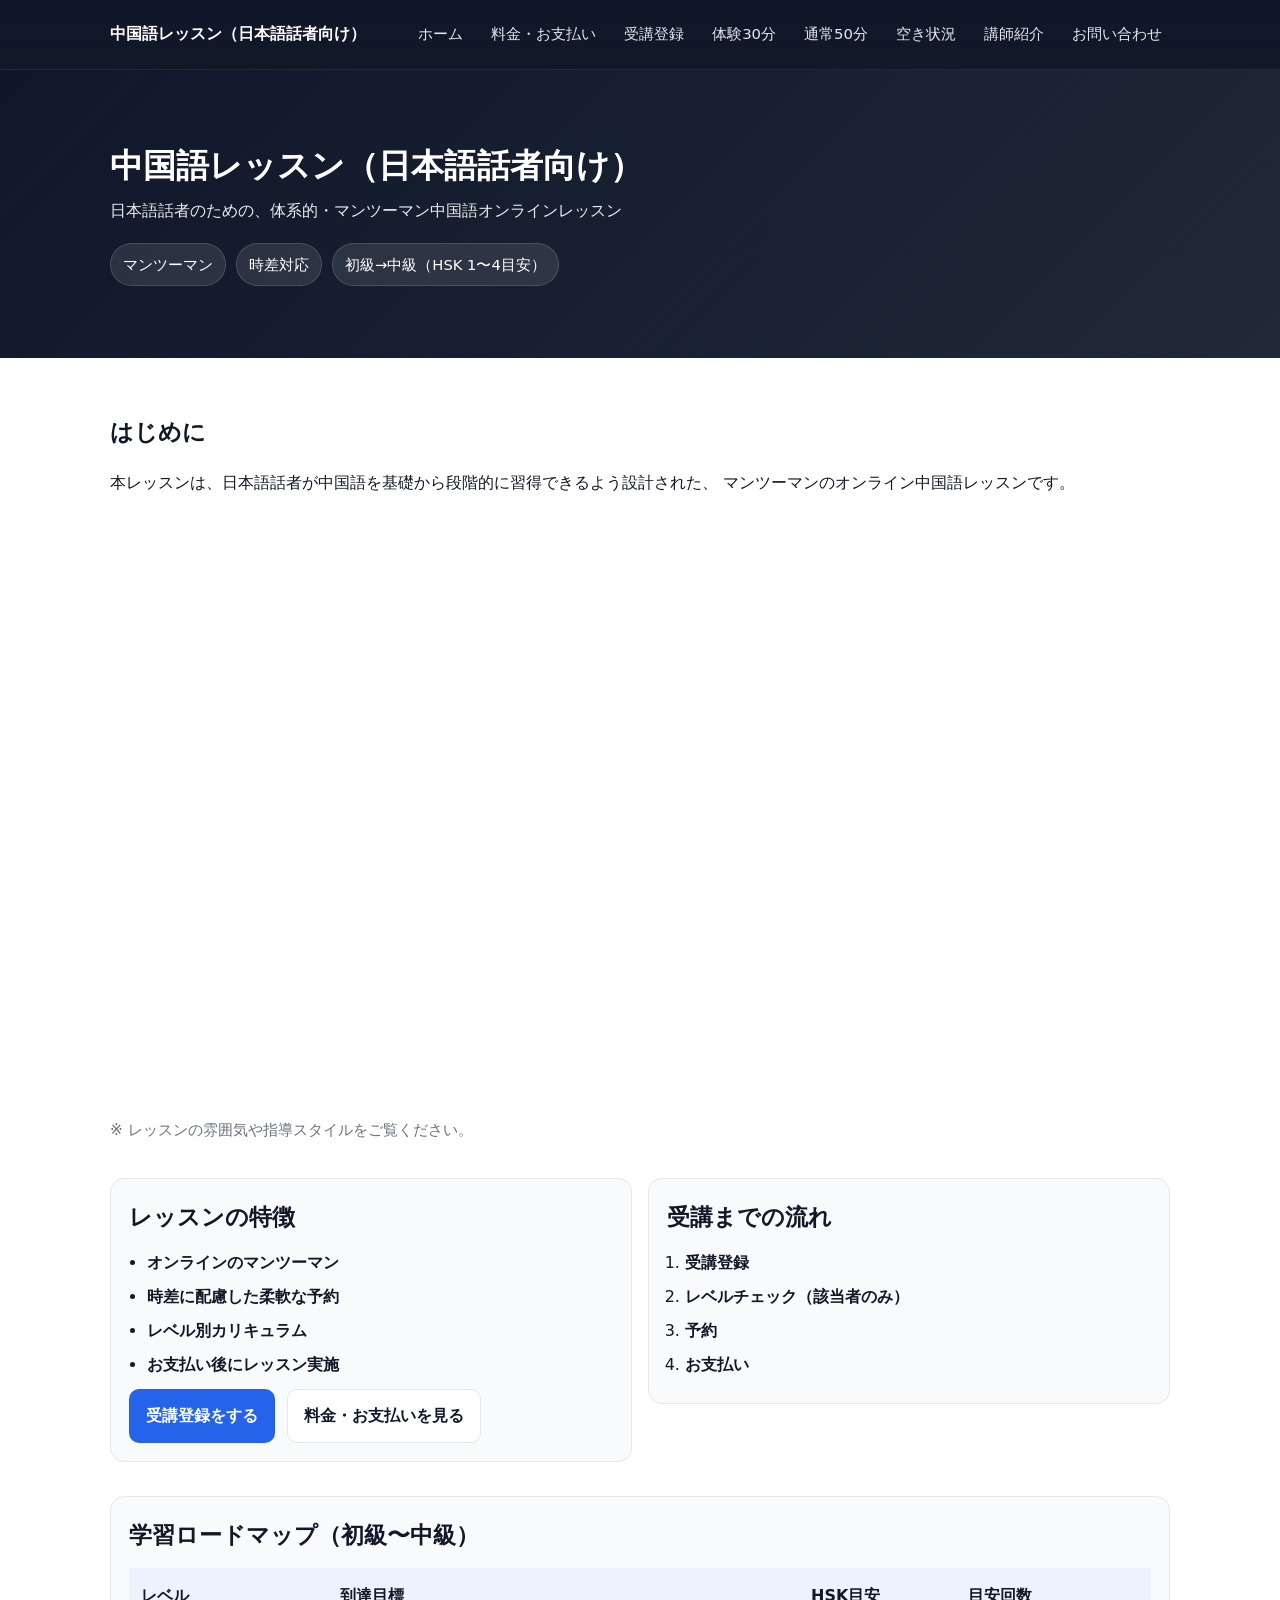
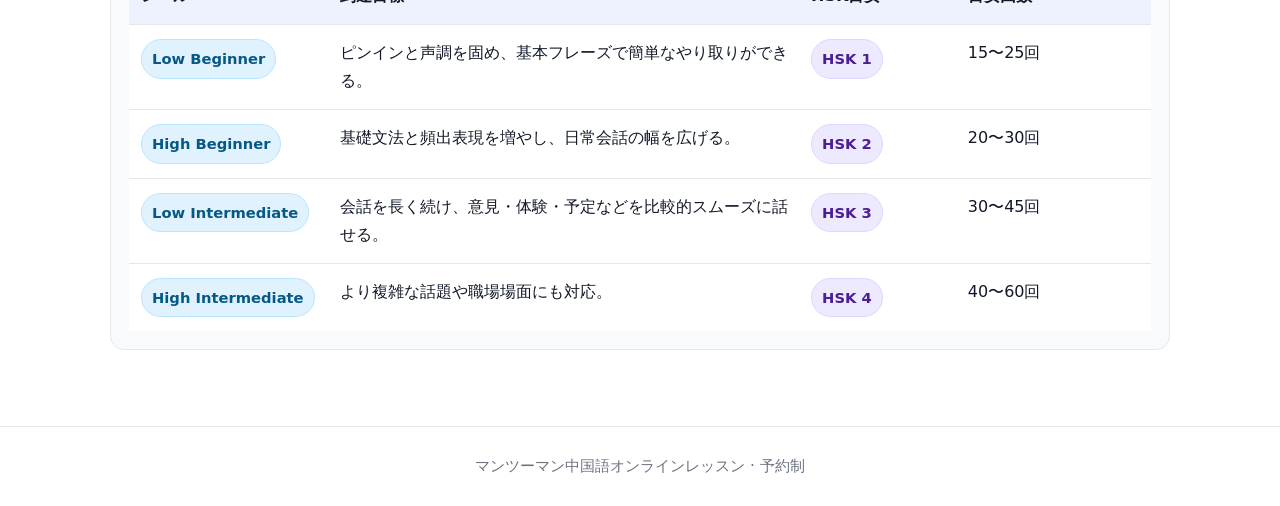
<file: index.html>
<!doctype html>
<html lang="ja">
<head>
  <meta charset="utf-8" />
  <meta name="viewport" content="width=device-width, initial-scale=1" />
  <title>中国語レッスン（日本語話者向け）</title>
  <link rel="stylesheet" href="assets/css/style.css" />
  <link rel="stylesheet" href="assets/css/roadmap.css" />
</head>
<body>

<nav class="navbar">
  <div class="container nav-container">
    <a href="index.html" class="logo">中国語レッスン（日本語話者向け）</a>
    <ul class="nav-links">
      <li><a href="index.html">ホーム</a></li>
      <li><a href="payment.html">料金・お支払い</a></li>
      <li><a href="register.html">受講登録</a></li>
      <li><a href="trial-lesson.html">体験30分</a></li>
      <li><a href="full-lesson.html">通常50分</a></li>
      <li><a href="availability.html">空き状況</a></li>
      <li><a href="about.html">講師紹介</a></li>
      <li><a href="contact.html">お問い合わせ</a></li>
    </ul>
  </div>
</nav>

<header class="hero">
  <div class="container">
    <h1>中国語レッスン（日本語話者向け）</h1>
    <p>日本語話者のための、体系的・マンツーマン中国語オンラインレッスン</p>
    <div class="badges">
      <span class="badge">マンツーマン</span>
      <span class="badge">時差対応</span>
      <span class="badge">初級→中級（HSK 1〜4目安）</span>
    </div>
  </div>
</header>

<main class="container">

<section class="section">
  <h2>はじめに</h2>
  <p>
    本レッスンは、日本語話者が中国語を基礎から段階的に習得できるよう設計された、
    マンツーマンのオンライン中国語レッスンです。
  </p>

  <!-- Intro Video (added, not replacing content) -->
  <div style="position:relative; padding-bottom:56.25%; height:0; overflow:hidden; border-radius:12px; margin-top:16px;">
    <iframe
      src="https://www.youtube.com/embed/eRM1gHSuGRY"
      title="講師紹介動画"
      frameborder="0"
      allow="accelerometer; autoplay; clipboard-write; encrypted-media; gyroscope; picture-in-picture"
      allowfullscreen
      style="position:absolute; top:0; left:0; width:100%; height:100%;">
    </iframe>
  </div>

  <p class="small" style="margin-top:8px">
    ※ レッスンの雰囲気や指導スタイルをご覧ください。
  </p>
</section>

<section class="section">
  <div class="grid">
    <div class="col-6">
      <div class="card">
        <h2>レッスンの特徴</h2>
        <ul class="kv">
          <li><strong>オンラインのマンツーマン</strong></li>
          <li><strong>時差に配慮した柔軟な予約</strong></li>
          <li><strong>レベル別カリキュラム</strong></li>
          <li><strong>お支払い後にレッスン実施</strong></li>
        </ul>
        <div class="btns">
          <a class="btn btn-primary" href="register.html">受講登録をする</a>
          <a class="btn btn-secondary" href="payment.html">料金・お支払いを見る</a>
        </div>
      </div>
    </div>

    <div class="col-6">
      <div class="card">
        <h2>受講までの流れ</h2>
        <ol class="kv">
          <li><strong>受講登録</strong></li>
          <li><strong>レベルチェック（該当者のみ）</strong></li>
          <li><strong>予約</strong></li>
          <li><strong>お支払い</strong></li>
        </ol>
      </div>
    </div>
  </div>
</section>

<section class="section">
  <div class="roadmap-section">
    <h2>学習ロードマップ（初級〜中級）</h2>

    <div class="roadmap-row header">
      <div>レベル</div>
      <div>到達目標</div>
      <div>HSK目安</div>
      <div>目安回数</div>
    </div>

    <div class="roadmap-row">
      <div><span class="level-pill">Low Beginner</span></div>
      <div>ピンインと声調を固め、基本フレーズで簡単なやり取りができる。</div>
      <div><span class="hsk-pill">HSK 1</span></div>
      <div>15〜25回</div>
    </div>

    <div class="roadmap-row">
      <div><span class="level-pill">High Beginner</span></div>
      <div>基礎文法と頻出表現を増やし、日常会話の幅を広げる。</div>
      <div><span class="hsk-pill">HSK 2</span></div>
      <div>20〜30回</div>
    </div>

    <div class="roadmap-row">
      <div><span class="level-pill">Low Intermediate</span></div>
      <div>会話を長く続け、意見・体験・予定などを比較的スムーズに話せる。</div>
      <div><span class="hsk-pill">HSK 3</span></div>
      <div>30〜45回</div>
    </div>

    <div class="roadmap-row">
      <div><span class="level-pill">High Intermediate</span></div>
      <div>より複雑な話題や職場場面にも対応。</div>
      <div><span class="hsk-pill">HSK 4</span></div>
      <div>40〜60回</div>
    </div>
  </div>
</section>

</main>

<footer class="footer">マンツーマン中国語オンラインレッスン · 予約制</footer>
</body>
</html>
</file>
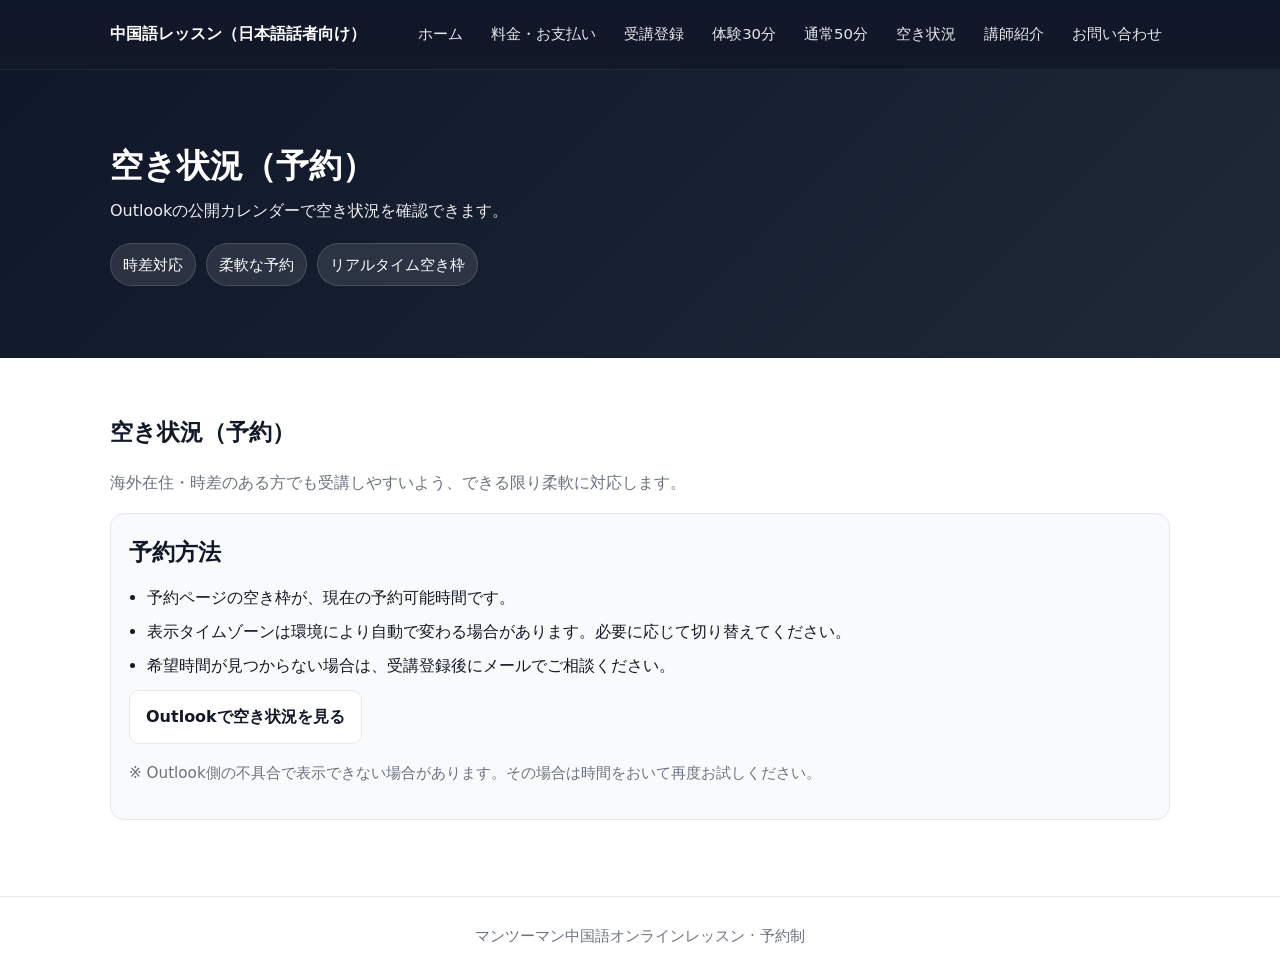
<file: availability.html>
<!doctype html>
<html lang="ja">
<head>
  <meta charset="utf-8" />
  <meta name="viewport" content="width=device-width, initial-scale=1" />
  <title>空き状況（予約） | 中国語レッスン（日本語話者向け）</title>
  <link rel="stylesheet" href="assets/css/style.css" />
  <link rel="stylesheet" href="assets/css/roadmap.css" />
</head>
<body>

<nav class="navbar">
  <div class="container nav-container">
    <a href="index.html" class="logo">中国語レッスン（日本語話者向け）</a>
    <ul class="nav-links">
      <li><a href="index.html">ホーム</a></li>
      <li><a href="payment.html">料金・お支払い</a></li>
      <li><a href="register.html">受講登録</a></li>
      <li><a href="trial-lesson.html">体験30分</a></li>
      <li><a href="full-lesson.html">通常50分</a></li>
      <li><a href="availability.html">空き状況</a></li>
      <li><a href="about.html">講師紹介</a></li>
      <li><a href="contact.html">お問い合わせ</a></li>
    </ul>
  </div>
</nav>

<header class="hero">
  <div class="container">
    <h1>空き状況（予約）</h1>
    <p>Outlookの公開カレンダーで空き状況を確認できます。</p>
    <div class="badges"><span class="badge">時差対応</span><span class="badge">柔軟な予約</span><span class="badge">リアルタイム空き枠</span></div>
  </div>
</header>
<main class="container">

<section class="section">
  <h2>空き状況（予約）</h2>
  <p class="lead">海外在住・時差のある方でも受講しやすいよう、できる限り柔軟に対応します。</p>
  <div class="card">
    <h2>予約方法</h2>
    <ul class="kv">
      <li>予約ページの空き枠が、現在の予約可能時間です。</li>
      <li>表示タイムゾーンは環境により自動で変わる場合があります。必要に応じて切り替えてください。</li>
      <li>希望時間が見つからない場合は、受講登録後にメールでご相談ください。</li>
    </ul>
    <div class="btns">
      <a class="btn btn-secondary" href="https://outlook.live.com/owa/calendar/00000000-0000-0000-0000-000000000000/7fecdd08-a989-42db-bb3f-ae7c32cad162/cid-195D7C592B3324E5/index.html" target="_blank" rel="noopener">Outlookで空き状況を見る</a>
    </div>
    <p class="small">※ Outlook側の不具合で表示できない場合があります。その場合は時間をおいて再度お試しください。</p>
  </div>
</section>

</main>
<footer class="footer">マンツーマン中国語オンラインレッスン · 予約制</footer>
</body>
</html>
</file>
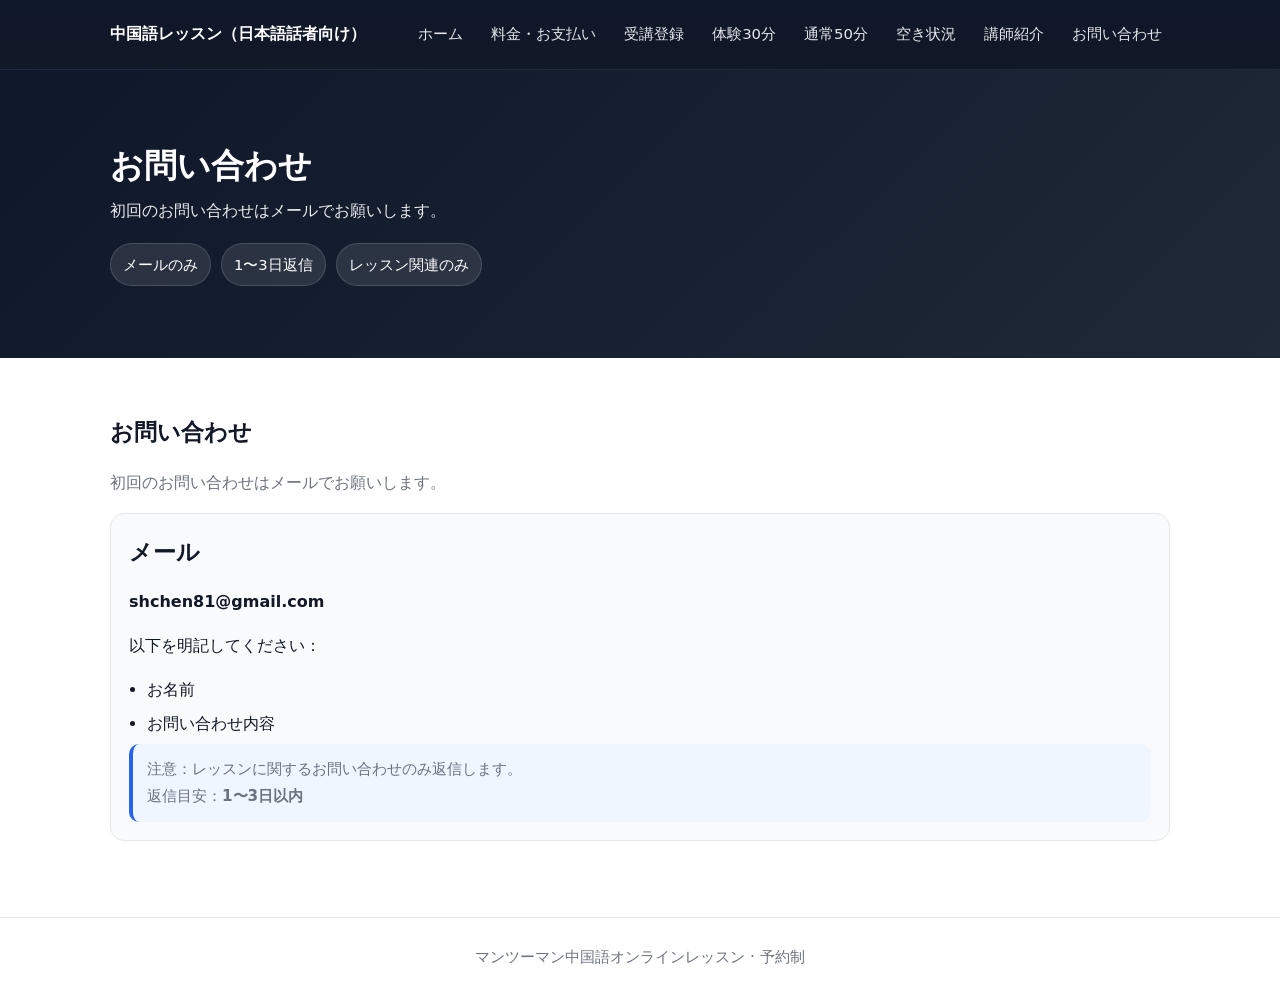
<file: contact.html>
<!doctype html>
<html lang="ja">
<head>
  <meta charset="utf-8" />
  <meta name="viewport" content="width=device-width, initial-scale=1" />
  <title>お問い合わせ | 中国語レッスン（日本語話者向け）</title>
  <link rel="stylesheet" href="assets/css/style.css" />
  <link rel="stylesheet" href="assets/css/roadmap.css" />
</head>
<body>

<nav class="navbar">
  <div class="container nav-container">
    <a href="index.html" class="logo">中国語レッスン（日本語話者向け）</a>
    <ul class="nav-links">
      <li><a href="index.html">ホーム</a></li>
      <li><a href="payment.html">料金・お支払い</a></li>
      <li><a href="register.html">受講登録</a></li>
      <li><a href="trial-lesson.html">体験30分</a></li>
      <li><a href="full-lesson.html">通常50分</a></li>
      <li><a href="availability.html">空き状況</a></li>
      <li><a href="about.html">講師紹介</a></li>
      <li><a href="contact.html">お問い合わせ</a></li>
    </ul>
  </div>
</nav>

<header class="hero">
  <div class="container">
    <h1>お問い合わせ</h1>
    <p>初回のお問い合わせはメールでお願いします。</p>
    <div class="badges"><span class="badge">メールのみ</span><span class="badge">1〜3日返信</span><span class="badge">レッスン関連のみ</span></div>
  </div>
</header>
<main class="container">

<section class="section">
  <h2>お問い合わせ</h2>
  <p class="lead">初回のお問い合わせはメールでお願いします。</p>

  <div class="card">
    <h2>メール</h2>
    <p><strong>shchen81@gmail.com</strong></p>
    <p>以下を明記してください：</p>
    <ul class="kv">
      <li>お名前</li>
      <li>お問い合わせ内容</li>
    </ul>
    <div class="notice small">
      注意：レッスンに関するお問い合わせのみ返信します。<br>返信目安：<strong>1〜3日以内</strong>
    </div>
  </div>
</section>

</main>
<footer class="footer">マンツーマン中国語オンラインレッスン · 予約制</footer>
</body>
</html>
</file>
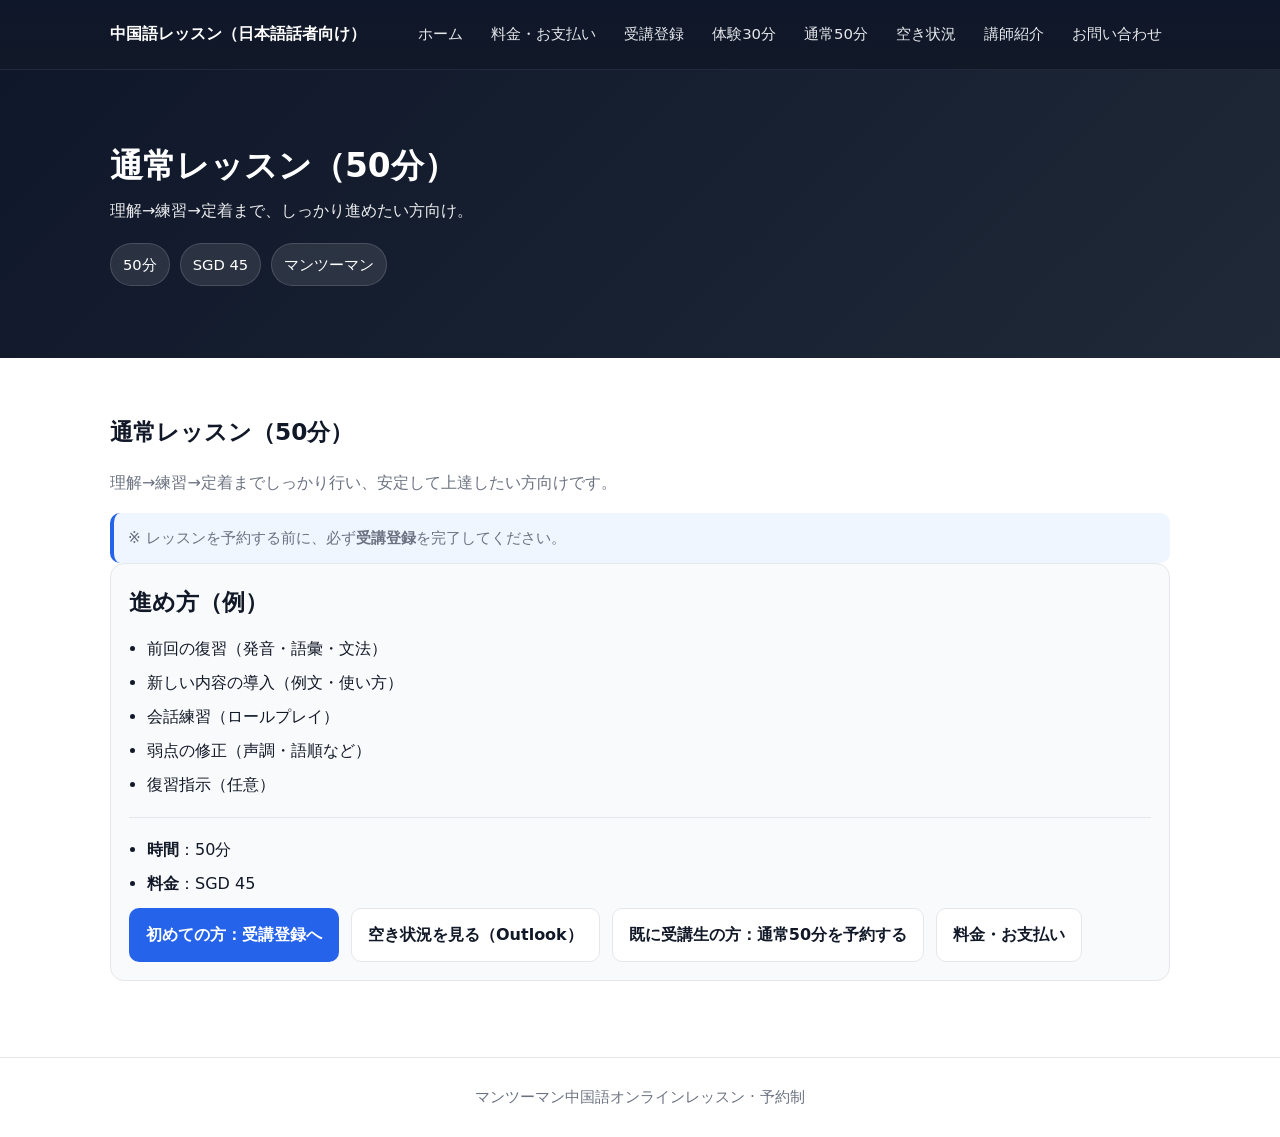
<file: full-lesson.html>
<!doctype html>
<html lang="ja">
<head>
  <meta charset="utf-8" />
  <meta name="viewport" content="width=device-width, initial-scale=1" />
  <title>通常レッスン（50分） | 中国語レッスン（日本語話者向け）</title>
  <link rel="stylesheet" href="assets/css/style.css" />
  <link rel="stylesheet" href="assets/css/roadmap.css" />
</head>
<body>

<nav class="navbar">
  <div class="container nav-container">
    <a href="index.html" class="logo">中国語レッスン（日本語話者向け）</a>
    <ul class="nav-links">
      <li><a href="index.html">ホーム</a></li>
      <li><a href="payment.html">料金・お支払い</a></li>
      <li><a href="register.html">受講登録</a></li>
      <li><a href="trial-lesson.html">体験30分</a></li>
      <li><a href="full-lesson.html">通常50分</a></li>
      <li><a href="availability.html">空き状況</a></li>
      <li><a href="about.html">講師紹介</a></li>
      <li><a href="contact.html">お問い合わせ</a></li>
    </ul>
  </div>
</nav>

<header class="hero">
  <div class="container">
    <h1>通常レッスン（50分）</h1>
    <p>理解→練習→定着まで、しっかり進めたい方向け。</p>
    <div class="badges"><span class="badge">50分</span><span class="badge">SGD 45</span><span class="badge">マンツーマン</span></div>
  </div>
</header>
<main class="container">

<section class="section">
  <h2>通常レッスン（50分）</h2>
  <p class="lead">理解→練習→定着までしっかり行い、安定して上達したい方向けです。</p>

  <div class="notice small">
    ※ レッスンを予約する前に、必ず<strong>受講登録</strong>を完了してください。
  </div>

  <div class="card">
    <h2>進め方（例）</h2>
    <ul class="kv">
      <li>前回の復習（発音・語彙・文法）</li>
      <li>新しい内容の導入（例文・使い方）</li>
      <li>会話練習（ロールプレイ）</li>
      <li>弱点の修正（声調・語順など）</li>
      <li>復習指示（任意）</li>
    </ul>
    <div class="hr"></div>
    <ul class="kv">
      <li><strong>時間</strong>：50分</li>
      <li><strong>料金</strong>：SGD 45</li>
    </ul>
    <div class="btns">
      <a class="btn btn-primary" href="register.html">初めての方：受講登録へ</a>
      <a class="btn btn-secondary" href="https://outlook.live.com/owa/calendar/00000000-0000-0000-0000-000000000000/7fecdd08-a989-42db-bb3f-ae7c32cad162/cid-195D7C592B3324E5/index.html" target="_blank" rel="noopener">空き状況を見る（Outlook）</a>
      <a class="btn btn-secondary" href="https://cal.com/sihan/50min" target="_blank" rel="noopener">既に受講生の方：通常50分を予約する</a>
      <a class="btn btn-secondary" href="payment.html">料金・お支払い</a>
    </div>
  </div>
</section>

</main>
<footer class="footer">マンツーマン中国語オンラインレッスン · 予約制</footer>
</body>
</html>
</file>
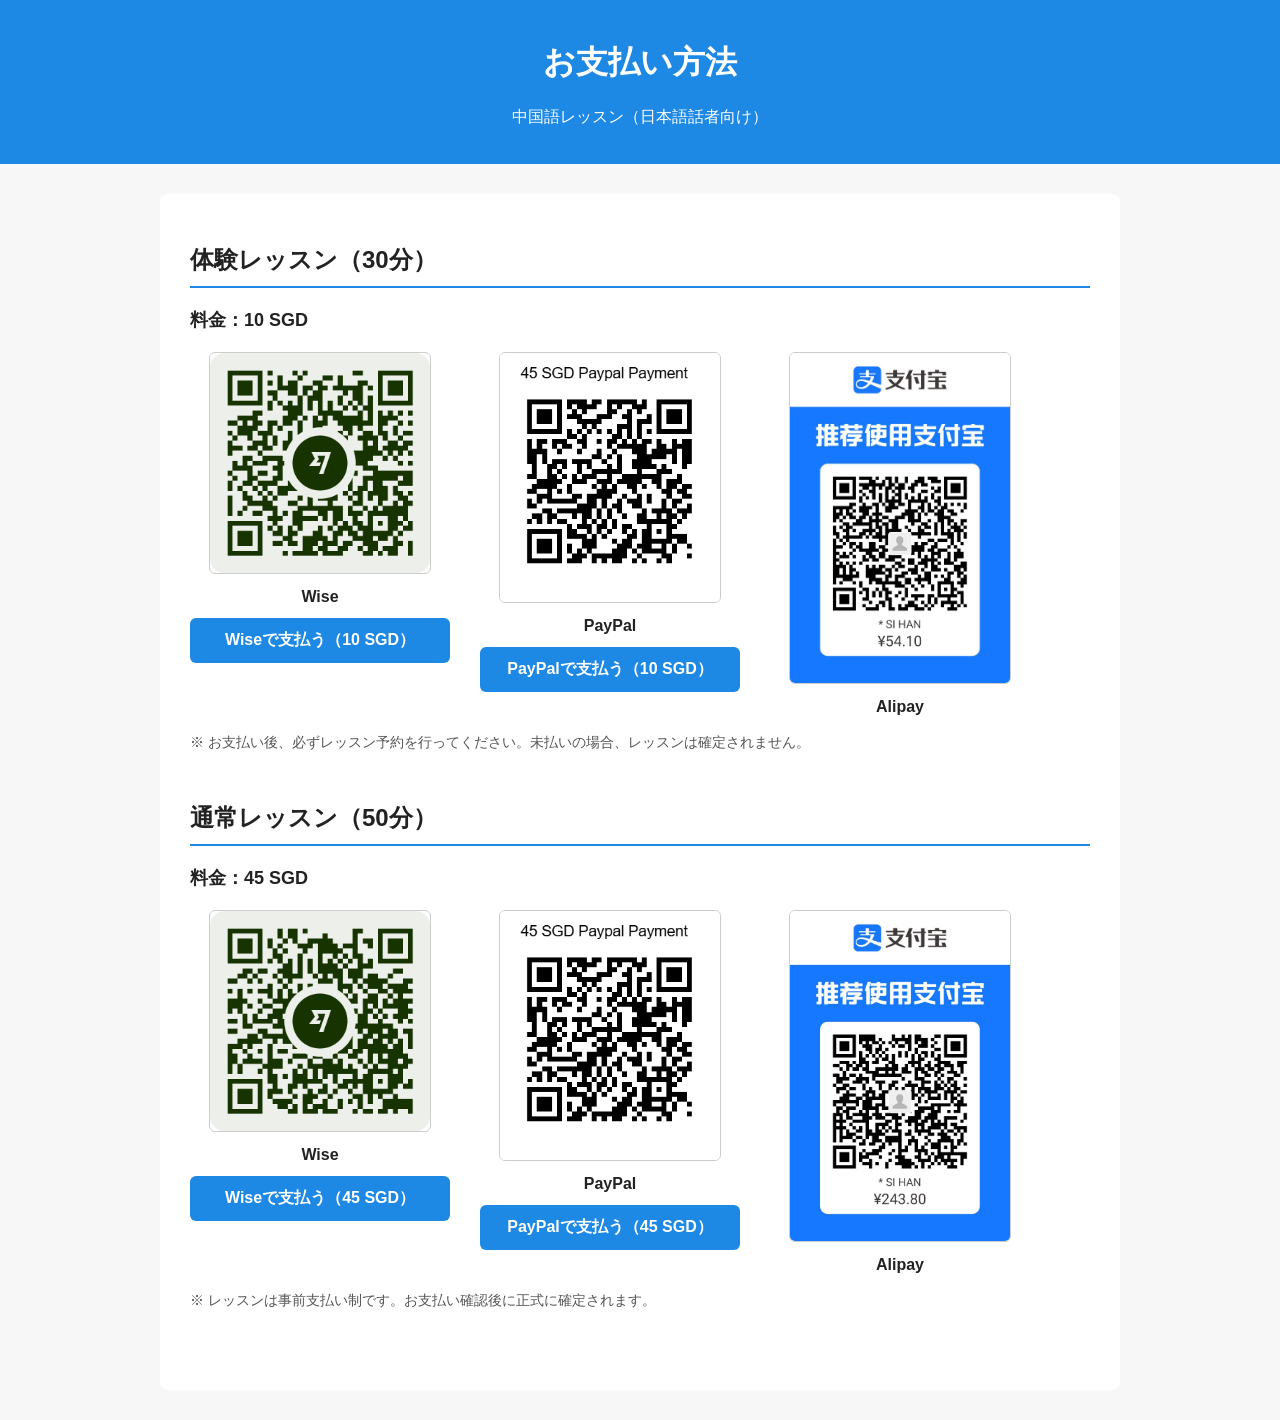
<file: payment.html>
<!DOCTYPE html>
<html lang="ja">
<head>
    <meta charset="UTF-8">
    <title>お支払い方法 | 中国語レッスン（日本語話者向け）</title>
    <style>
        body {
            font-family: Arial, Helvetica, sans-serif;
            margin: 0;
            padding: 0;
            background: #f7f7f7;
            color: #222;
        }
        header {
            background: #1e88e5;
            color: white;
            padding: 20px;
            text-align: center;
        }
        .container {
            max-width: 900px;
            margin: 30px auto;
            background: white;
            padding: 30px;
            border-radius: 8px;
        }
        h2 {
            border-bottom: 2px solid #1e88e5;
            padding-bottom: 10px;
        }
        .price {
            font-size: 18px;
            font-weight: bold;
            margin-bottom: 20px;
        }
        .payment-block {
            margin-bottom: 50px;
        }
        .qr-group {
            display: flex;
            flex-wrap: wrap;
            gap: 30px;
        }
        .qr-item {
            text-align: center;
            width: 260px;
        }
        .qr-item img {
            width: 220px;
            height: auto;
            border: 1px solid #ccc;
            border-radius: 6px;
        }
        .label {
            margin-top: 10px;
            font-weight: bold;
        }
        .pay-btn {
            display: block;
            margin: 12px auto 0;
            padding: 12px 18px;
            background: #1e88e5;
            color: white;
            text-decoration: none;
            border-radius: 6px;
            font-weight: bold;
        }
        .pay-btn:hover {
            background: #1565c0;
        }
        .note {
            margin-top: 18px;
            font-size: 14px;
            color: #555;
        }
    </style>
</head>
<body>

<header>
    <h1>お支払い方法</h1>
    <p>中国語レッスン（日本語話者向け）</p>
</header>

<div class="container">

    <div class="payment-block">
        <h2>体験レッスン（30分）</h2>
        <div class="price">料金：10 SGD</div>

        <div class="qr-group">
            <div class="qr-item">
                <img src="Wise QR Code for 10 SGD.png" alt="Wise QR 10 SGD">
                <div class="label">Wise</div>
                <a class="pay-btn" href="https://wise.com/pay/r/G6oYba89sF_hdaE" target="_blank">Wiseで支払う（10 SGD）</a>
            </div>

            <div class="qr-item">
                <img src="Paypal 10 SGD QR.png" alt="PayPal QR 10 SGD">
                <div class="label">PayPal</div>
                <a class="pay-btn" href="https://www.paypal.com/ncp/payment/J2XUXJTUDVPZE" target="_blank">PayPalで支払う（10 SGD）</a>
            </div>

            <div class="qr-item">
                <img src="Alipay 10 SGD QR Code.jpeg" alt="Alipay QR 10 SGD">
                <div class="label">Alipay</div>
            </div>
        </div>

        <div class="note">
            ※ お支払い後、必ずレッスン予約を行ってください。未払いの場合、レッスンは確定されません。
        </div>
    </div>

    <div class="payment-block">
        <h2>通常レッスン（50分）</h2>
        <div class="price">料金：45 SGD</div>

        <div class="qr-group">
            <div class="qr-item">
                <img src="Wise Jap 45 SGD QR code.jpg" alt="Wise QR 45 SGD">
                <div class="label">Wise</div>
                <a class="pay-btn" href="https://wise.com/pay/r/wDtT07GYOJO9BJs" target="_blank">Wiseで支払う（45 SGD）</a>
            </div>

            <div class="qr-item">
                <img src="Paypal 45 SGD QR Code.png" alt="PayPal QR 45 SGD">
                <div class="label">PayPal</div>
                <a class="pay-btn" href="https://www.paypal.com/ncp/payment/GC5V2KZZJF6Y6" target="_blank">PayPalで支払う（45 SGD）</a>
            </div>

            <div class="qr-item">
                <img src="Alipay 45 SGD QR Code.jpeg" alt="Alipay QR 45 SGD">
                <div class="label">Alipay</div>
            </div>
        </div>

        <div class="note">
            ※ レッスンは事前支払い制です。お支払い確認後に正式に確定されます。
        </div>
    </div>

</div>

</body>
</html>
</file>
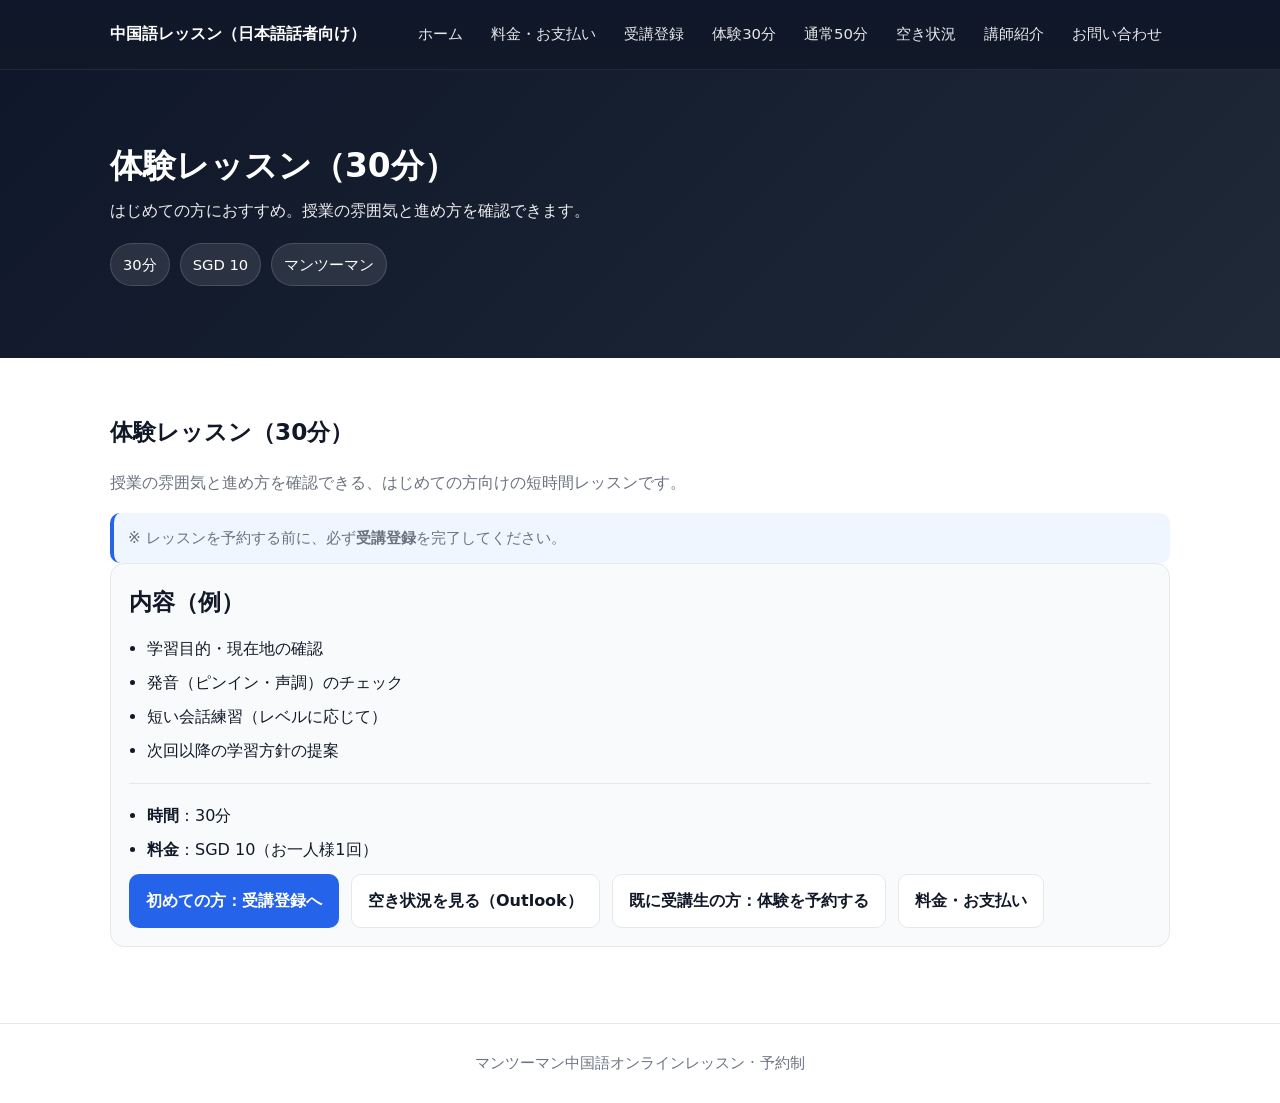
<file: trial-lesson.html>
<!doctype html>
<html lang="ja">
<head>
  <meta charset="utf-8" />
  <meta name="viewport" content="width=device-width, initial-scale=1" />
  <title>体験レッスン（30分） | 中国語レッスン（日本語話者向け）</title>
  <link rel="stylesheet" href="assets/css/style.css" />
  <link rel="stylesheet" href="assets/css/roadmap.css" />
</head>
<body>

<nav class="navbar">
  <div class="container nav-container">
    <a href="index.html" class="logo">中国語レッスン（日本語話者向け）</a>
    <ul class="nav-links">
      <li><a href="index.html">ホーム</a></li>
      <li><a href="payment.html">料金・お支払い</a></li>
      <li><a href="register.html">受講登録</a></li>
      <li><a href="trial-lesson.html">体験30分</a></li>
      <li><a href="full-lesson.html">通常50分</a></li>
      <li><a href="availability.html">空き状況</a></li>
      <li><a href="about.html">講師紹介</a></li>
      <li><a href="contact.html">お問い合わせ</a></li>
    </ul>
  </div>
</nav>

<header class="hero">
  <div class="container">
    <h1>体験レッスン（30分）</h1>
    <p>はじめての方におすすめ。授業の雰囲気と進め方を確認できます。</p>
    <div class="badges"><span class="badge">30分</span><span class="badge">SGD 10</span><span class="badge">マンツーマン</span></div>
  </div>
</header>
<main class="container">

<section class="section">
  <h2>体験レッスン（30分）</h2>
  <p class="lead">授業の雰囲気と進め方を確認できる、はじめての方向けの短時間レッスンです。</p>

  <div class="notice small">
    ※ レッスンを予約する前に、必ず<strong>受講登録</strong>を完了してください。
  </div>

  <div class="card">
    <h2>内容（例）</h2>
    <ul class="kv">
      <li>学習目的・現在地の確認</li>
      <li>発音（ピンイン・声調）のチェック</li>
      <li>短い会話練習（レベルに応じて）</li>
      <li>次回以降の学習方針の提案</li>
    </ul>
    <div class="hr"></div>
    <ul class="kv">
      <li><strong>時間</strong>：30分</li>
      <li><strong>料金</strong>：SGD 10（お一人様1回）</li>
    </ul>
    <div class="btns">
      <a class="btn btn-primary" href="register.html">初めての方：受講登録へ</a>
      <a class="btn btn-secondary" href="https://outlook.live.com/owa/calendar/00000000-0000-0000-0000-000000000000/7fecdd08-a989-42db-bb3f-ae7c32cad162/cid-195D7C592B3324E5/index.html" target="_blank" rel="noopener">空き状況を見る（Outlook）</a>
      <a class="btn btn-secondary" href="https://cal.com/sihan/30min" target="_blank" rel="noopener">既に受講生の方：体験を予約する</a>
      <a class="btn btn-secondary" href="payment.html">料金・お支払い</a>
    </div>
  </div>
</section>

</main>
<footer class="footer">マンツーマン中国語オンラインレッスン · 予約制</footer>
</body>
</html>
</file>
<file: assets/css/style.css>
:root{--nav:#0f172a;--nav2:#111827;--text:#111827;--muted:#6b7280;--bg:#ffffff;--card:#f9fafb;--border:#e5e7eb;--accent:#2563eb}
*{box-sizing:border-box}
body{margin:0;font-family:system-ui,-apple-system,"Segoe UI",Roboto,"Hiragino Kaku Gothic ProN","Noto Sans JP",Arial,sans-serif;color:var(--text);background:var(--bg);line-height:1.75}
.container{max-width:1100px;margin:0 auto;padding:20px}
.navbar{position:sticky;top:0;z-index:20;background:linear-gradient(180deg,var(--nav),var(--nav2));border-bottom:1px solid rgba(255,255,255,.08)}
.nav-container{display:flex;align-items:center;justify-content:space-between;gap:16px}
.logo{color:#fff;text-decoration:none;font-weight:800;font-size:1.02rem;white-space:nowrap}
.nav-links{list-style:none;display:flex;flex-wrap:wrap;gap:12px;margin:0;padding:0}
.nav-links a{color:#e5e7eb;text-decoration:none;font-size:.93rem;padding:10px 8px;border-radius:8px}
.nav-links a:hover{background:rgba(255,255,255,.08);color:#fff}
.hero{background:linear-gradient(135deg,#0f172a,#1f2937);color:#fff;padding:56px 0 52px}
.hero h1{margin:0 0 10px;font-size:2.05rem;line-height:1.25}
.hero p{margin:0;max-width:900px;opacity:.92}
.hero .badges{margin-top:18px;display:flex;flex-wrap:wrap;gap:10px}
.badge{display:inline-flex;align-items:center;gap:8px;background:rgba(255,255,255,.10);border:1px solid rgba(255,255,255,.14);padding:8px 12px;border-radius:999px;font-size:.92rem}
.section{margin-top:34px}
.section h2{margin:0 0 12px;font-size:1.45rem}
.lead{color:var(--muted);max-width:920px}
.card{background:var(--card);border:1px solid var(--border);border-radius:14px;padding:18px 18px}
.grid{display:grid;grid-template-columns:repeat(12,1fr);gap:16px}
.col-6{grid-column:span 6}
@media(max-width:900px){.col-6{grid-column:span 12}.hero h1{font-size:1.75rem}}
.btns{display:flex;flex-wrap:wrap;gap:12px;margin-top:10px}
.btn{display:inline-block;padding:12px 16px;border-radius:10px;text-decoration:none;font-weight:750;border:1px solid transparent}
.btn-primary{background:var(--accent);color:#fff}
.btn-primary:hover{filter:brightness(.95)}
.btn-secondary{background:#fff;color:var(--text);border-color:var(--border)}
.btn-secondary:hover{background:#f3f4f6}
.kv{margin:0;padding-left:18px}
.kv li{margin:6px 0}
.notice{border-left:4px solid var(--accent);background:#eff6ff;padding:12px 14px;border-radius:10px;color:#0b1b3a}
.small{font-size:.95rem;color:var(--muted)}
.hr{height:1px;background:var(--border);margin:18px 0}
.placeholder-box{border:2px dashed #cbd5e1;background:#f8fafc;padding:18px;border-radius:12px;text-align:center;color:#334155}
.footer{margin-top:56px;padding:26px 0;border-top:1px solid var(--border);color:var(--muted);text-align:center;font-size:.95rem}
</file>
<file: assets/css/roadmap.css>
.roadmap-section{background:#f9fafb;border:1px solid #e5e7eb;border-radius:14px;padding:18px}
.roadmap-intro{color:#444;margin:0 0 14px}
.roadmap-row{display:grid;grid-template-columns:1.3fr 3.2fr 1fr 1.2fr;gap:14px;padding:14px 12px;border-bottom:1px solid #e5e7eb;background:#fff}
.roadmap-row.header{background:#eef2ff;font-weight:800}
.roadmap-row:last-child{border-bottom:none}
.level-pill{display:inline-block;background:#e0f2fe;border:1px solid #bae6fd;color:#075985;padding:6px 10px;border-radius:999px;font-weight:800;font-size:.92rem}
.hsk-pill{display:inline-block;background:#ede9fe;border:1px solid #ddd6fe;color:#4c1d95;padding:6px 10px;border-radius:999px;font-weight:800;font-size:.92rem}
@media(max-width:820px){.roadmap-row{grid-template-columns:1fr;gap:8px}.roadmap-row.header{display:none}}
</file>
